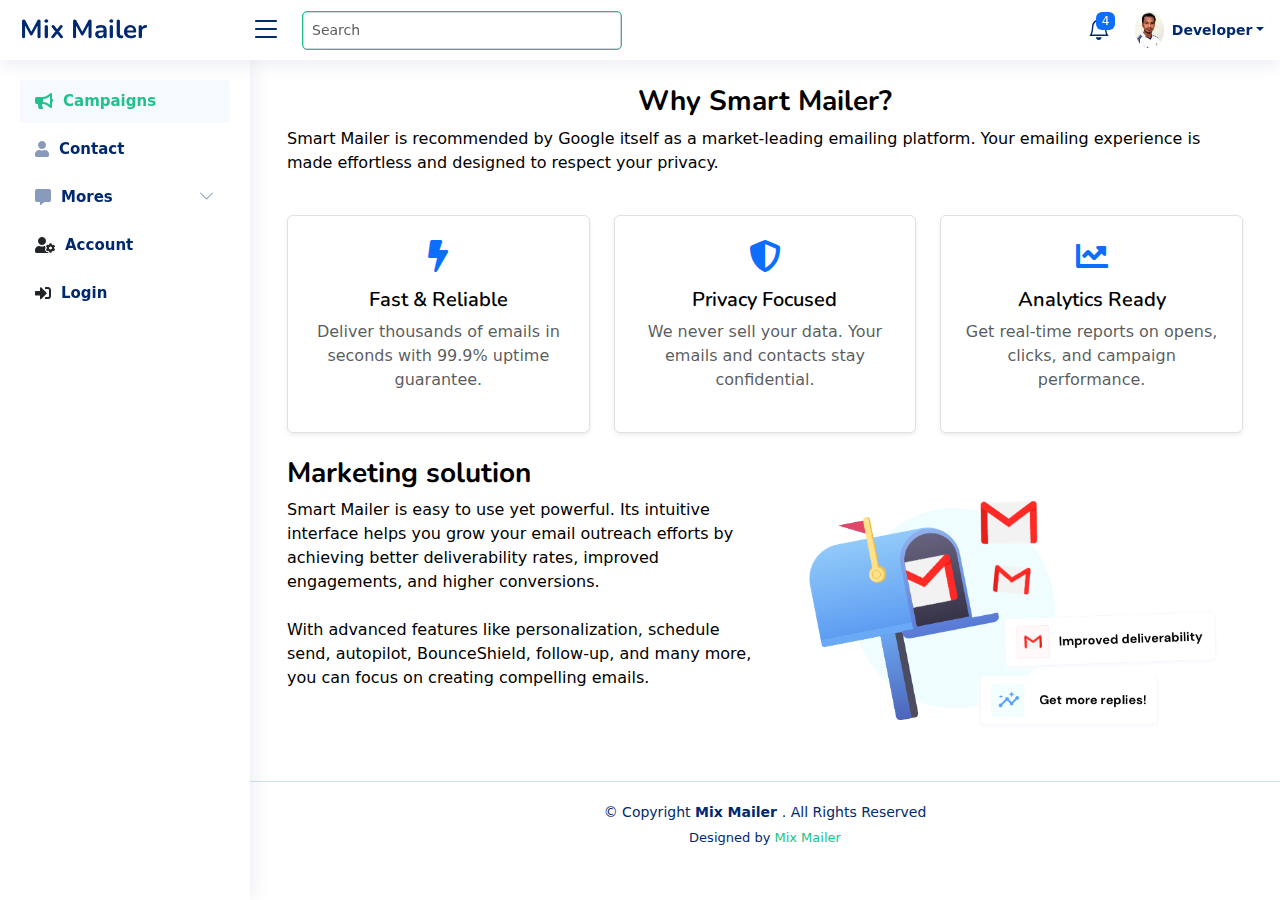
<file: index.html>
<!DOCTYPE html>
<html lang="en">
  <head>
    <meta charset="UTF-8" />
    <meta name="viewport" content="width=device-width, initial-scale=1.0" />
    <title>Mix Mailer</title>
    <link rel="shortcut icon" href="" type="image/x-icon" />
    <link rel="shortcut icon" href="img/favicon-32x32.png" type="image/x-icon"/>

    <!-- Google Fonts -->
    <link href="https://fonts.gstatic.com" rel="preconnect" />


    <link
      href="https://fonts.googleapis.com/css?family=Open+Sans:300,300i,400,400i,600,600i,700,700i|Nunito:300,300i,400,400i,600,600i,700,700i|Poppins:300,300i,400,400i,500,500i,600,600i,700,700i"
      rel="stylesheet"
    />

    <!-- Google Fonts -->
    <link href="https://fonts.gstatic.com" rel="preconnect" />

    <!-- Bootstrap@5.3.3 -->
    <link
      href="https://cdn.jsdelivr.net/npm/bootstrap@5.3.3/dist/css/bootstrap.min.css"
      rel="stylesheet"
      integrity="sha384-QWTKZyjpPEjISv5WaRU9OFeRpok6YctnYmDr5pNlyT2bRjXh0JMhjY6hW+ALEwIH"
      crossorigin="anonymous"
    />

    <link
      href="https://cdnjs.cloudflare.com/ajax/libs/font-awesome/5.12.1/css/all.min.css"
      rel="stylesheet"
    />

    <link
      href="https://cdn.jsdelivr.net/npm/bootstrap-icons@1.10.5/font/bootstrap-icons.css"
      rel="stylesheet"
    />
    <!-- Custom CSS -->
    <link rel="stylesheet" href="css/style.css" />
    <link rel="stylesheet" href="css/profile.css" />
    <link rel="stylesheet" href="css/responsive.css" />
  </head>
  <body>
    <main id="main" class="main">
      <!-- Loader div -->
      <!-- <div class="loader" id="loader"></div> -->
      <header id="header" class="header fixed-top d-flex align-items-center">
          <div class="d-flex align-items-center justify-content-between">
            <a href="index.html" class="logo d-flex align-items-center">
              <span class="d-none d-lg-block">Mix Mailer</span>
            </a>
            <i class="bi bi-list toggle-sidebar-btn"></i> 
            <div class="d-block d-lg-none">
              <a href="index.html">
                <span class="fw-bold h4">Mix Mailer</span>
              </a>
            </div>
          </div>
          <div class="search-bar mt-3">
            <form class="search-form d-flex align-items-center" method="get">
                <div class="input-group menu-search mb-3">
                    <input type="text" class="form-control" placeholder="Search">
                </div>
            </form>
          </div>
          <nav class="header-nav ms-auto">
            <ul class="d-flex align-items-center">
              <li class="nav-item dropdown">
                <a class="nav-link nav-icon" href="#" data-bs-toggle="dropdown">
                  <i class="bi bi-bell"></i>
                  <span class="badge bg-primary badge-number">4</span>
                </a>
                <ul class="dropdown-menu dropdown-menu-end dropdown-menu-arrow notifications">
                  <li class="dropdown-header">
                    You have 4 new notifications
                    <a href="#">
                      <span class="badge rounded-pill bg-primary p-2 ms-2">View all</span>
                    </a>
                  </li>
                  <li>
                    <hr class="dropdown-divider">
                  </li>
                  <li class="notification-item">
                    <i class="bi bi-exclamation-circle text-warning"></i>
                    <div>
                      <h4>Lorem Ipsum</h4>
                      <p>Quae dolorem earum veritatis oditseno</p>
                      <p>30 min. ago</p>
                    </div>
                  </li>
                  <li>
                    <hr class="dropdown-divider">
                  </li>
                  <li>
                    <hr class="dropdown-divider">
                  </li>
                  <li class="dropdown-footer">
                    <a href="#">Show all notifications</a>
                  </li>
                </ul>
              </li>
              <li class="nav-item dropdown pe-3">
                <a class="nav-link nav-profile d-flex align-items-center pe-0" href="#" data-bs-toggle="dropdown">
                  <img src="img/jibon.jpg" alt="Profile" class="rounded-circle">
                  <span class="d-none d-md-block dropdown-toggle ps-2">Developer</span>
                </a>
                <ul class="dropdown-menu dropdown-menu-end dropdown-menu-arrow profile">
                  <li class="dropdown-header">
                    <h6>Developer</h6>
                    <span>Admin Developer</span>
                  </li>
                  <li>
                    <hr class="dropdown-divider">
                  </li>
                  <li>
                    <a class="dropdown-item d-flex align-items-center" href="#">
                      <i class="bi bi-person"></i>
                      <span>My Profile</span>
                    </a>
                  </li>
                  <li>
                    <hr class="dropdown-divider">
                  </li>
                  <li>
                    <a class="dropdown-item d-flex align-items-center" href="#">
                      <i class="bi bi-gear"></i>
                      <span>Account Settings</span>
                    </a>
                  </li>
                  <li>
                    <hr class="dropdown-divider">
                  </li>
                  <li>
                    <hr class="dropdown-divider">
                  </li>
                  <li>
                    <a class="dropdown-item d-flex align-items-center" href="#">
                      <i class="bi bi-box-arrow-right"></i>
                      <span>Sign Out</span>
                    </a>
                  </li>
                </ul>
              </li>
            </ul>
          </nav>
      </header>

      <!-- ======= Sidebar ======= -->
      <aside id="sidebar" class="sidebar">
        <ul class="sidebar-nav" id="sidebar-nav">
          <li class="nav-item">
              <a class="nav-link dashboard-link" href="campaign.html">
              <i class="fa fa-bullhorn"></i>
                  <span>Campaigns</span>
              </a>
          </li>
          <!-- Contact -->
          <li class="nav-item">
              <a class="nav-link collapsed" href="#">
                  <i class="fas fa-user"></i>
                  <span>Contact</span>
              </a>
          </li>
          <!-- More -->
          <li class="nav-item">
              <a class="nav-link collapsed" data-bs-target="#setup-rule-nav" 
              data-bs-toggle="collapse" href="#">
                  <i class="fas fa-comment-alt"></i>
                  <span> Mores </span>
                  <i class="bi bi-chevron-down ms-auto"></i>
              </a>
              <ul id="setup-rule-nav" class="nav-content collapse " data-bs-parent="#sidebar-nav">
                  <li>
                      <a href="#">
                          <i class="fas fa-envelope" style="font-size: 13px;"></i>
                          <span>Email</span>
                      </a>
                  </li>
                  <li>
                      <a href="#">
                          <i class="fas fa-check-circle" style="font-size: 13px;"></i>
                          <span>Email verification</span>
                      </a>
                  </li>
              </ul>
          </li>
          <!-- Account -->
          <li class="nav-item">
              <a class="nav-link collapsed" href="#">
                  <i class="fas fa-user-cog text-dark"></i>
                  <span>Account</span>
              </a>
          </li>
          <!-- Login -->
          <li class="nav-item">
              <a class="nav-link collapsed" href="login.html">
                  <i class="fas fa-sign-in-alt text-dark"></i>
                  <span>Login</span>
              </a>
          </li>
        </ul>
        <!-- Custom Button at Bottom -->
      </aside>

      <!-- Main content -->
      <div class="main-content">
          <div class="container">
              <div class="p-4">
                  <div class="why-smart-mailer mb-4">
                      <div class="row">
                          <div class="col">
                              <h3 class="fw-bold text-center">Why Smart Mailer?</h3>
                              <p>
                                  Smart Mailer is recommended by Google itself as a market-leading emailing platform. Your emailing experience is made effortless and designed to respect your privacy.
                              </p>
                          </div>
                      </div>
                  </div>
                  <div class="row text-center">
              <div class="col-md-4 mb-4">
                  <div class="p-4 border rounded h-100 bg-white shadow-sm">
                      <i class="fas fa-bolt fa-2x text-primary mb-3"></i>
                      <h5 class="fw-semibold">Fast & Reliable</h5>
                      <p class="text-muted">Deliver thousands of emails in seconds with 99.9% uptime guarantee.</p>
                  </div>
              </div>
              <div class="col-md-4 mb-4">
                  <div class="p-4 border rounded h-100 bg-white shadow-sm">
                      <i class="fas fa-shield-alt fa-2x text-primary mb-3"></i>
                      <h5 class="fw-semibold">Privacy Focused</h5>
                      <p class="text-muted">We never sell your data. Your emails and contacts stay confidential.</p>
                  </div>
              </div>
              <div class="col-md-4 mb-4">
                  <div class="p-4 border rounded h-100 bg-white shadow-sm">
                      <i class="fas fa-chart-line fa-2x text-primary mb-3"></i>
                      <h5 class="fw-semibold">Analytics Ready</h5>
                      <p class="text-muted">Get real-time reports on opens, clicks, and campaign performance.</p>
                  </div>
              </div>
          </div>
                  <!-- Marketing solution-->
                  <div class="marketing-solution">
                      <div class="row">
                          <div class="col-md-6">
                              <h3 class="fw-bold">Marketing solution</h3>
                              <p class="mb-4">
                                  Smart Mailer is easy to use yet powerful. Its intuitive interface helps you grow your email outreach efforts by achieving better deliverability rates, improved engagements, and higher conversions.
                              </p>
                              <p>
                                  With advanced features like personalization, schedule send, autopilot, BounceShield, follow-up, and many more, you can focus on creating compelling emails. 
                              </p>
                          </div>
                          <div class="col-md-6">
                              <img src="img/improved.webp" alt="image" class="img-fluid">
                          </div>
                      </div>
                  </div>
              </div>
          </div>
      </div>

    </main>
    <!-- ======= Footer ======= -->
    <footer id="footer" class="footer">
        <div class="copyright">
          &copy; Copyright <strong><span>Mix Mailer </span></strong>. All Rights Reserved
        </div>
        <div class="credits">
          Designed by <a href="#">Mix Mailer</a>
        </div>
    </footer>
    <!-- End Footer -->

    <a href="#" class="back-to-top d-flex align-items-center justify-content-center">
        <i class="bi bi-arrow-up-short"></i>
    </a>

    <!--========================= Js Library =============================================-->
    <script
      src="https://cdn.jsdelivr.net/npm/bootstrap@5.3.3/dist/js/bootstrap.bundle.min.js"
      integrity="sha384-YvpcrYf0tY3lHB60NNkmXc5s9fDVZLESaAA55NDzOxhy9GkcIdslK1eN7N6jIeHz"
      crossorigin="anonymous"
    ></script>

    <!-- jQuery -->
    <script src="https://cdnjs.cloudflare.com/ajax/libs/jquery/3.6.0/jquery.min.js"></script>

    <!-- Custom JS -->
    <script src="js/main.js"></script>
    <script src="js/loader.js"></script>
  </body>
</html>
</file>
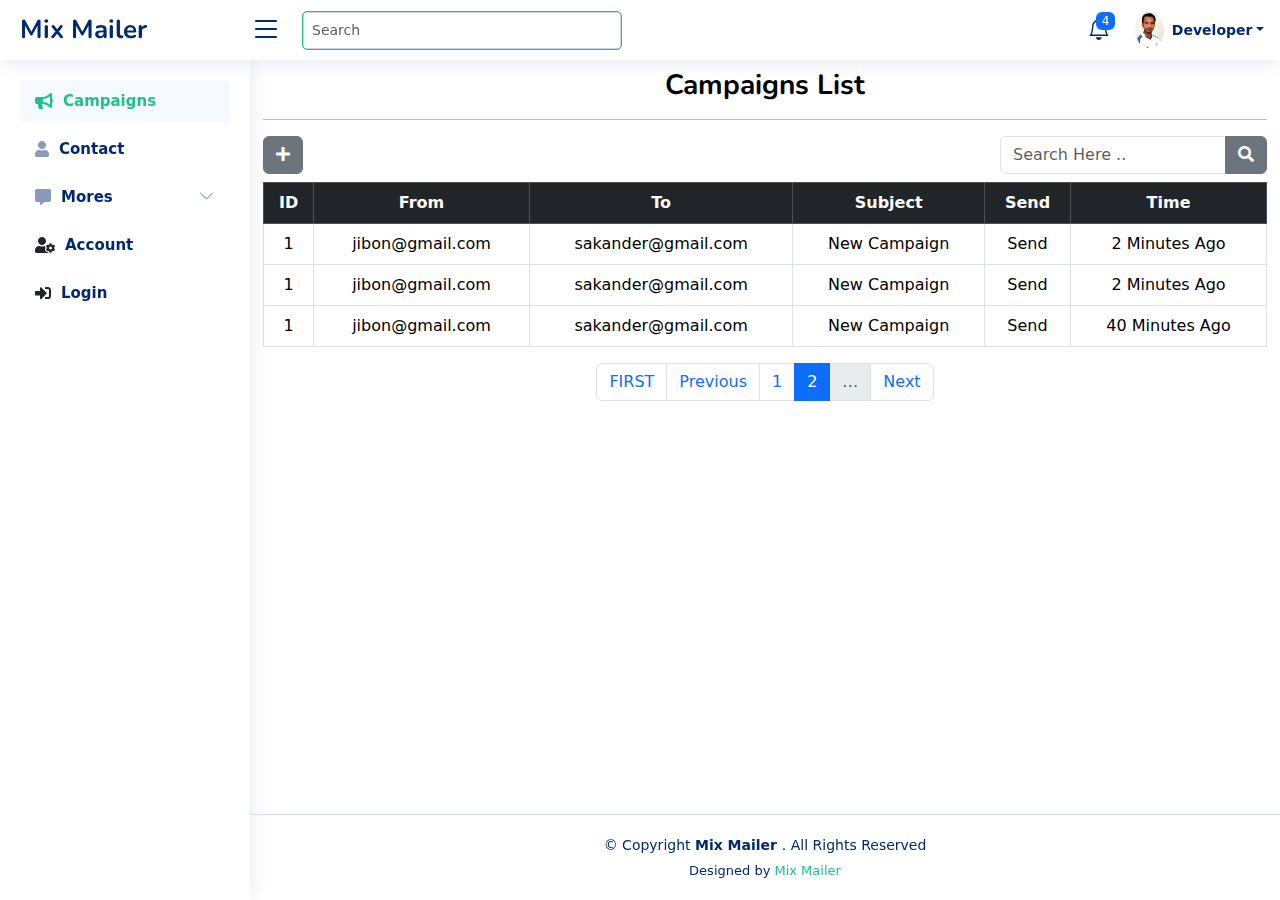
<file: campaign.html>
<!DOCTYPE html>
<html lang="en">
  <head>
    <meta charset="UTF-8" />
    <meta name="viewport" content="width=device-width, initial-scale=1.0" />
    <title>Campaign List</title>
    <link rel="shortcut icon" href="" type="image/x-icon" />
    <link rel="shortcut icon" href="img/favicon-32x32.png" type="image/x-icon"/>
    <!-- Google Fonts -->
    <link href="https://fonts.gstatic.com" rel="preconnect" />
    <link
      href="https://fonts.googleapis.com/css?family=Open+Sans:300,300i,400,400i,600,600i,700,700i|Nunito:300,300i,400,400i,600,600i,700,700i|Poppins:300,300i,400,400i,500,500i,600,600i,700,700i"
      rel="stylesheet"/>
    <!-- Google Fonts -->
    <link href="https://fonts.gstatic.com" rel="preconnect" />

    <!-- Bootstrap@5.3.3 -->
    <link
      href="https://cdn.jsdelivr.net/npm/bootstrap@5.3.3/dist/css/bootstrap.min.css"
      rel="stylesheet"
      integrity="sha384-QWTKZyjpPEjISv5WaRU9OFeRpok6YctnYmDr5pNlyT2bRjXh0JMhjY6hW+ALEwIH"
      crossorigin="anonymous"
    />

    <link
      href="https://cdnjs.cloudflare.com/ajax/libs/font-awesome/5.12.1/css/all.min.css"
      rel="stylesheet"
    />

    <link
      href="https://cdn.jsdelivr.net/npm/bootstrap-icons@1.10.5/font/bootstrap-icons.css"
      rel="stylesheet"
    />
    <!-- Custom CSS -->
    <link rel="stylesheet" href="css/style.css" />
    <link rel="stylesheet" href="css/profile.css" />
    <link rel="stylesheet" href="css/responsive.css" />
  </head>
  <body>
    <main id="main" class="main">
      <!-- Loader div -->
      <!-- <div class="loader" id="loader"></div> -->
      <header id="header" class="header fixed-top d-flex align-items-center">
          <div class="d-flex align-items-center justify-content-between">
            <a href="index.html" class="logo d-flex align-items-center">
              <span class="d-none d-lg-block">Mix Mailer</span>
            </a>
            <i class="bi bi-list toggle-sidebar-btn"></i> 
            <div class="d-block d-lg-none">
                <span class="fw-bold h4">Mix Mailer</span>
            </div>
          </div>
          <div class="search-bar mt-3">
              <form class="search-form d-flex align-items-center" method="get">
                  <div class="input-group menu-search mb-3">
                      <input type="text" class="form-control" placeholder="Search">
                  </div>
              </form>
            </div>

          <nav class="header-nav ms-auto">
            <ul class="d-flex align-items-center">
              <li class="nav-item dropdown">
                <a class="nav-link nav-icon" href="#" data-bs-toggle="dropdown">
                  <i class="bi bi-bell"></i>
                  <span class="badge bg-primary badge-number">4</span>
                </a>
                <ul class="dropdown-menu dropdown-menu-end dropdown-menu-arrow notifications">
                  <li class="dropdown-header">
                    You have 4 new notifications
                    <a href="#">
                      <span class="badge rounded-pill bg-primary p-2 ms-2">View all</span>
                    </a>
                  </li>
                  <li>
                    <hr class="dropdown-divider">
                  </li>

                  <li class="notification-item">
                    <i class="bi bi-exclamation-circle text-warning"></i>
                    <div>
                      <h4>Lorem Ipsum</h4>
                      <p>Quae dolorem earum veritatis oditseno</p>
                      <p>30 min. ago</p>
                    </div>
                  </li>
                  <li>
                    <hr class="dropdown-divider">
                  </li>

                  <li>
                    <hr class="dropdown-divider">
                  </li>
                  <li class="dropdown-footer">
                    <a href="#">Show all notifications</a>
                  </li>
                </ul>
              </li>
              <li class="nav-item dropdown pe-3">
                <a class="nav-link nav-profile d-flex align-items-center pe-0" href="#" data-bs-toggle="dropdown">
                  <img src="img/jibon.jpg" alt="Profile" class="rounded-circle">
                  <span class="d-none d-md-block dropdown-toggle ps-2">Developer</span>
                </a>
                <ul class="dropdown-menu dropdown-menu-end dropdown-menu-arrow profile">
                  <li class="dropdown-header">
                    <h6>Developer</h6>
                    <span>Admin Developer</span>
                  </li>
                  <li>
                    <hr class="dropdown-divider">
                  </li>
                  <li>
                    <a class="dropdown-item d-flex align-items-center" href="#">
                      <i class="bi bi-person"></i>
                      <span>My Profile</span>
                    </a>
                  </li>
                  <li>
                    <hr class="dropdown-divider">
                  </li>
                  <li>
                    <a class="dropdown-item d-flex align-items-center" href="#">
                      <i class="bi bi-gear"></i>
                      <span>Account Settings</span>
                    </a>
                  </li>
                  <li>
                    <hr class="dropdown-divider">
                  </li>
                  <li>
                    <hr class="dropdown-divider">
                  </li>
                  <li>
                    <a class="dropdown-item d-flex align-items-center" href="#">
                      <i class="bi bi-box-arrow-right"></i>
                      <span>Sign Out</span>
                    </a>
                  </li>
                </ul>
              </li>
            </ul>
          </nav>
          
      </header>

      <!-- ======= Sidebar ======= -->
      <aside id="sidebar" class="sidebar">
        <ul class="sidebar-nav" id="sidebar-nav">
          <li class="nav-item">
              <a class="nav-link dashboard-link" href="campaign.html" target="_blank">
              <i class="fa fa-bullhorn"></i>
                  <span>Campaigns</span>
              </a>
          </li>
          <!-- Contact -->
          <li class="nav-item">
              <a class="nav-link collapsed" href="#">
                  <i class="fas fa-user"></i>
                  <span>Contact</span>
              </a>
          </li>
          <!-- More -->
          <li class="nav-item">
              <a class="nav-link collapsed" data-bs-target="#setup-rule-nav" 
              data-bs-toggle="collapse" href="#">
                  <i class="fas fa-comment-alt"></i>
                  <span> Mores </span>
                  <i class="bi bi-chevron-down ms-auto"></i>
              </a>
              <ul id="setup-rule-nav" class="nav-content collapse " data-bs-parent="#sidebar-nav">
                  <li>
                      <a href="#">
                          <i class="fas fa-envelope" style="font-size: 13px;"></i>
                          <span>Email</span>
                      </a>
                  </li>
                  <li>
                      <a href="#">
                          <i class="fas fa-check-circle" style="font-size: 13px;"></i>
                          <span>Email verification</span>
                      </a>
                  </li>
              </ul>
          </li>
          <!-- Account -->
          <li class="nav-item">
              <a class="nav-link collapsed" href="#">
                  <i class="fas fa-user-cog text-dark"></i>
                  <span>Account</span>
              </a>
          </li>
          <!-- Login -->
          <li class="nav-item">
              <a class="nav-link collapsed" href="#">
                  <i class="fas fa-sign-in-alt text-dark"></i>
                  <span>Login</span>
              </a>
          </li>
        </ul>
        <!-- Custom Button at Bottom -->
      </aside>

      <section class="campaign-section">
        <div class="container-fluid">
          <h3 class="fw-bold text-center mt-2">Campaigns List</h3>
          <hr>
          <div class="row mb-2">
            <div class="col">
              <div class="float-start">
                  <a href="" class="btn btn-secondary">
                    <i class="fas fa-plus"></i>
                  </a>
                </div>
                <div class="float-end">
                  <!-- Search Form -->
                  <form class="d-flex">
                      <div class="input-group">
                          <input type="text" name="q" class="form-control" placeholder="Search Here ..">
                          <button type="submit" class="btn btn-secondary">
                              <i class="fa fa-search"></i>
                          </button>
                      </div>
                  </form>
                </div>
            </div>
          </div>
          <div class="row">
            <div class="col">
              <div class="table-responsive text-nowrap">
                  <table class="table table-bordered table-hover">
                      <thead class="table-dark text-white">
                          <tr class="text-center">
                              <th>ID</th>
                              <th>From</th>
                              <th>To</th>
                              <th>Subject</th>
                              <th>Send</th>
                              <th>Time</th>
                          </tr>
                      </thead>
                      <tbody>
                          <tr class="text-center">
                              <td>1</td>
                              <td>jibon@gmail.com</td>
                              <td>sakander@gmail.com</td>
                              <td>New Campaign</td>
                              <td>Send</td>
                              <td>2 Minutes Ago</td>
                          </tr>
                          <tr class="text-center">
                              <td>1</td>
                              <td>jibon@gmail.com</td>
                              <td>sakander@gmail.com</td>
                              <td>New Campaign</td>
                              <td>Send</td>
                              <td>2 Minutes Ago</td>
                          </tr>
                          <tr class="text-center">
                              <td>1</td>
                              <td>jibon@gmail.com</td>
                              <td>sakander@gmail.com</td>
                              <td>New Campaign</td>
                              <td>Send</td>
                              <td>40 Minutes Ago</td>
                          </tr>
                      </tbody>
                  </table>
              </div>
            </div>
          </div>
          <div class="row">
            <div class="col">
              <nav aria-label="Page navigation example">
                  <ul class="pagination justify-content-center">
                      <!-- First page -->
                      <li class="page-item">
                          <a class="page-link" href="?page=1" tabindex="-1">FIRST</a>
                      </li>

                      <!-- Previous page -->
                      <li class="page-item">
                          <a class="page-link" href="?page=1" tabindex="-1">Previous</a>
                      </li>

                      <!-- Visible page links -->
                      <li class="page-item"><a class="page-link" href="?page=1">1</a></li>
                      <li class="page-item active"><a class="page-link" href="?page=2">2</a></li>
                      <!-- Dots after -->
                      <li class="page-item disabled">
                          <a class="page-link">&hellip;</a>
                      </li>

                      <!-- Next page -->
                      <li class="page-item">
                          <a class="page-link" href="?page=4">Next</a>
                      </li>
                  </ul>
              </nav>
            </div>
          </div>
        </div>
      </section>

    </main>
    <!-- ======= Footer ======= -->
    <footer id="footer" class="footer fixed-bottom">
        <div class="copyright">
          &copy; Copyright <strong><span>Mix Mailer </span></strong>. All Rights Reserved
        </div>
        <div class="credits">
          Designed by <a href="#">Mix Mailer</a>
        </div>
    </footer>
    <!-- End Footer -->

    <a href="#" class="back-to-top d-flex align-items-center justify-content-center">
        <i class="bi bi-arrow-up-short"></i>
    </a>

    <!--========================= Js Library =============================================-->
    <script
      src="https://cdn.jsdelivr.net/npm/bootstrap@5.3.3/dist/js/bootstrap.bundle.min.js"
      integrity="sha384-YvpcrYf0tY3lHB60NNkmXc5s9fDVZLESaAA55NDzOxhy9GkcIdslK1eN7N6jIeHz"
      crossorigin="anonymous"
    ></script>

    <!-- jQuery -->
    <script src="https://cdnjs.cloudflare.com/ajax/libs/jquery/3.6.0/jquery.min.js"></script>

    <!-- Custom JS -->
    <script src="js/main.js"></script>
    <script src="js/loader.js"></script>
  </body>
</html>
</file>
<file: css/style.css>
/*--------------------------------------------------------------
# General
--------------------------------------------------------------*/
:root {
  scroll-behavior: smooth;
}

body {
  overflow-x: hidden;
  overflow-y: auto;
  background-color: #FFFFFF;
  color: #000000;
  /* font-size: 15px; */
  height: 100%;
  /* font-family: "Barlow"; */
}

a {
  color: #22c18b;
  text-decoration: none;
}

a:hover {
  color: #717ff5;
  text-decoration: none;
}

h1,
h2,
h3,
h4,
h5,
h6 {
  font-family: "Nunito", sans-serif;
}

/*--------------------------------------------------------------
# Main
--------------------------------------------------------------*/
#main {
  margin-top: 60px;
  padding: 1px;
  transition: all 0.3s;
  /* display: none; */
}

@media (max-width: 1199px) {
  #main {
    padding: 1px;
    /* display: none; */
  }
}


.submit-btn{
  background: linear-gradient(to right, #ee7724, #d8363a, #dd3675, #b44593);
  border: 1px solid #BF0000;
  background-color: #BF0000;
  color: #FFFFFF;
  padding: 6px;
  min-width: 100px;
  border-radius: 5px;
}

/* Center the loader in the page */
.loader {
  border: 5px solid #4154f1;
  border-top: 5px solid #22c18b;
  border-radius: 50%;
  width: 80px;
  height: 80px;
  animation: spin 2s linear infinite;
  position: fixed;
  top: 50%;
  left: 50%;
  transform: translate(-50%, -50%);
  z-index: 1000;
}

/* Loader spin animation */
@keyframes spin {
  0% { transform: rotate(0deg); }
  100% { transform: rotate(360deg); }
}


.find-btn{
  border: 1px solid #198754;
  background-color: #198754;
  color: #FFFFFF;
  padding: 6px;
  min-width: 100px;
  border-radius: 5px;
}

.reset-btn{
  border: 1px solid #BF0000;
  background-color: #BF0000;
  color: #FFFFFF;
  padding: 6px;
  min-width: 100px;
  border-radius: 5px;
}


/*--------------------------------------------------------------
# Page Title
--------------------------------------------------------------*/
.pagetitle {
  margin-bottom: 10px;
}

.pagetitle h1 {
  font-size: 24px;
  margin-bottom: 0;
  font-weight: 600;
  color: #012970;
}

/*--------------------------------------------------------------
# Back to top button
--------------------------------------------------------------*/
.back-to-top {
  position: fixed;
  visibility: hidden;
  opacity: 0;
  right: 15px;
  bottom: 15px;
  z-index: 99999;
  background: #4154f1;
  width: 40px;
  height: 40px;
  border-radius: 4px;
  transition: all 0.4s;
}

.back-to-top i {
  font-size: 24px;
  color: #fff;
  line-height: 0;
}

.back-to-top:hover {
  background: #6776f4;
  color: #fff;
}

.back-to-top.active {
  visibility: visible;
  opacity: 1;
}

/*--------------------------------------------------------------
# Override some default Bootstrap stylings
--------------------------------------------------------------*/
/* Dropdown menus */
.dropdown-menu {
  border-radius: 4px;
  padding: 10px 0;
  animation-name: dropdown-animate;
  animation-duration: 0.2s;
  animation-fill-mode: both;
  border: 0;
  box-shadow: 0 5px 30px 0 rgba(82, 63, 105, 0.2);
}

.dropdown-menu .dropdown-header,
.dropdown-menu .dropdown-footer {
  text-align: center;
  font-size: 15px;
  padding: 10px 25px;
}

.dropdown-menu .dropdown-footer a {
  color: #444444;
  text-decoration: underline;
}

.dropdown-menu .dropdown-footer a:hover {
  text-decoration: none;
}

.dropdown-menu .dropdown-divider {
  color: #a5c5fe;
  margin: 0;
}

.dropdown-menu .dropdown-item {
  font-size: 14px;
  padding: 10px 15px;
  transition: 0.3s;
}

.dropdown-menu .dropdown-item i {
  margin-right: 10px;
  font-size: 18px;
  line-height: 0;
}

.dropdown-menu .dropdown-item:hover {
  background-color: #f6f9ff;
}

@media (min-width: 768px) {
  .dropdown-menu-arrow::before {
    content: "";
    width: 13px;
    height: 13px;
    background: #fff;
    position: absolute;
    top: -7px;
    right: 20px;
    transform: rotate(45deg);
    border-top: 1px solid #eaedf1;
    border-left: 1px solid #eaedf1;
  }
}

@keyframes dropdown-animate {
  0% {
    opacity: 0;
  }

  100% {
    opacity: 1;
  }

  0% {
    opacity: 0;
  }
}

/* Light Backgrounds */
.bg-primary-light {
  background-color: #cfe2ff;
  border-color: #cfe2ff;
}

.bg-secondary-light {
  background-color: #e2e3e5;
  border-color: #e2e3e5;
}

.bg-success-light {
  background-color: #d1e7dd;
  border-color: #d1e7dd;
}

.bg-danger-light {
  background-color: #f8d7da;
  border-color: #f8d7da;
}

.bg-warning-light {
  background-color: #fff3cd;
  border-color: #fff3cd;
}

.bg-info-light {
  background-color: #cff4fc;
  border-color: #cff4fc;
}

.bg-dark-light {
  background-color: #d3d3d4;
  border-color: #d3d3d4;
}

/* Card */
.card {
  margin-bottom: 30px;
  border: none;
  border-radius: 5px;
  box-shadow: 0px 0 30px rgba(1, 41, 112, 0.1);
}

.card-header,
.card-footer {
  border-color: #ebeef4;
  background-color: #fff;
  color: #798eb3;
  padding: 15px;
}

.card-title {
  padding: 20px 0 15px 0;
  font-size: 18px;
  font-weight: 500;
  color: #012970;
  font-family: "Poppins", sans-serif;
}

.card-title span {
  color: #899bbd;
  font-size: 14px;
  font-weight: 400;
}

.card-body {
  padding: 0 20px 20px 20px;
}

.card-img-overlay {
  background-color: rgba(255, 255, 255, 0.6);
}

/* Alerts */
.alert-heading {
  font-weight: 500;
  font-family: "Poppins", sans-serif;
  font-size: 20px;
}

/* Close Button */
.btn-close {
  background-size: 25%;
}

.btn-close:focus {
  outline: 0;
  box-shadow: none;
}

/* Accordion */
.accordion-item {
  border: 1px solid #ebeef4;
}

.accordion-button:focus {
  outline: 0;
  box-shadow: none;
}

.accordion-button:not(.collapsed) {
  color: #012970;
  background-color: #f6f9ff;
}

.accordion-flush .accordion-button {
  padding: 15px 0;
  background: none;
  border: 0;
}

.accordion-flush .accordion-button:not(.collapsed) {
  box-shadow: none;
  color: #4154f1;
}

.accordion-flush .accordion-body {
  padding: 0 0 15px 0;
  color: #3e4f6f;
  font-size: 15px;
}

/* Breadcrumbs */
.breadcrumb {
  font-size: 14px;
  font-family: "Nunito", sans-serif;
  color: #899bbd;
  font-weight: 600;
}

.breadcrumb a {
  color: #899bbd;
  transition: 0.3s;
}

.breadcrumb a:hover {
  color: #51678f;
}

.breadcrumb .breadcrumb-item::before {
  color: #899bbd;
}

.breadcrumb .active {
  color: #51678f;
  font-weight: 600;
}

/* Bordered Tabs */
.nav-tabs-bordered {
  border-bottom: 2px solid #ebeef4;
}

.nav-tabs-bordered .nav-link {
  margin-bottom: -2px;
  border: none;
  color: #2c384e;
}

.nav-tabs-bordered .nav-link:hover,
.nav-tabs-bordered .nav-link:focus {
  color: #4154f1;
}

.nav-tabs-bordered .nav-link.active {
  background-color: #fff;
  color: #4154f1;
  border-bottom: 2px solid #4154f1;
}

/*--------------------------------------------------------------
# Header
--------------------------------------------------------------*/
.login-section {
  height: 100vh;
  display: flex;
  justify-content: center;
  align-items: center;
}

.login_text{
  text-align: center;
}

.logo {
  line-height: 1;
}

@media (min-width: 1200px) {
  .logo {
    min-width: 230px;
  }
}

.logo img {
  max-height: 26px;
  margin-right: 6px;
}

.logo span {
  font-size: 26px;
  font-weight: 700;
  color: #012970;
  font-family: "Nunito", sans-serif;
}

.header {
  transition: all 0.5s;
  z-index: 997;
  height: 60px;
  box-shadow: 0px 2px 20px rgba(1, 41, 112, 0.1);
  background-color: #fff;
  padding-left: 20px;
  /* Toggle Sidebar Button */
  /* Search Bar */
}

.header .toggle-sidebar-btn {
  font-size: 32px;
  padding-left: -20px;
  cursor: pointer;
  color: #012970;
}

.header .search-bar {
  min-width: 360px;
  padding: 0 20px;
}

@media (max-width: 1199px) {
  .header .search-bar {
    position: fixed;
    top: 50px;
    left: 0;
    right: 0;
    padding: 20px;
    box-shadow: 0px 0px 15px 0px rgba(1, 41, 112, 0.1);
    background: white;
    z-index: 9999;
    transition: 0.3s;
    visibility: hidden;
    opacity: 0;
  }

  .header .search-bar-show {
    top: 60px;
    visibility: visible;
    opacity: 1;
  }
}

.header .search-form {
  width: 100%;
}

.header .search-form input {
  border: 0;
  font-size: 14px;
  color: #012970;
  border: 1px solid rgba(1, 41, 112, 0.2);
  padding: 7px 38px 7px 8px;
  border-radius: 3px;
  transition: 0.3s;
  width: 100%;
}

.header .search-form input:focus,
.header .search-form input:hover {
  outline: none;
  box-shadow: 0 0 10px 0 rgba(1, 41, 112, 0.15);
  border: 1px solid rgba(1, 41, 112, 0.3);
}

.header .search-form button {
  border: 0;
  padding: 0;
  margin-left: -30px;
  background: none;
}

.header .search-form button i {
  color: #012970;
}

/*--------------------------------------------------------------
# Header Nav
--------------------------------------------------------------*/
.header-nav ul {
  list-style: none;
}

.header-nav>ul {
  margin: 0;
  padding: 0;
}

.header-nav .nav-icon {
  font-size: 22px;
  color: #012970;
  margin-right: 25px;
  position: relative;
}

.header-nav .nav-profile {
  color: #012970;
}

.header-nav .nav-profile img {
  max-height: 36px;
}

.header-nav .nav-profile span {
  font-size: 14px;
  font-weight: 600;
}

.header-nav .badge-number {
  position: absolute;
  inset: -2px -5px auto auto;
  font-weight: normal;
  font-size: 12px;
  padding: 3px 6px;
}

.header-nav .notifications {
  min-width: 240px;
  padding-bottom: 0;
  top: 8px !important;
}

.header-nav .notifications .notification-item {
  display: flex;
  align-items: center;
  padding: 10px 10px;
  transition: 0.3s;
}

.header-nav .notifications .notification-item i {
  margin: 0 20px 0 10px;
  font-size: 24px;
}

.header-nav .notifications .notification-item h4 {
  font-size: 16px;
  font-weight: 600;
  margin-bottom: 5px;
}

.header-nav .notifications .notification-item p {
  font-size: 13px;
  margin-bottom: 3px;
  color: #919191;
}

.header-nav .notifications .notification-item:hover {
  background-color: #f6f9ff;
}

.header-nav .messages {
  min-width: 240px;
  padding-bottom: 0;
  top: 8px !important;
}

.header-nav .messages .message-item {
  padding: 15px 10px;
  transition: 0.3s;
}

.header-nav .messages .message-item a {
  display: flex;
}

.header-nav .messages .message-item img {
  margin: 0 20px 0 10px;
  max-height: 40px;
}

.header-nav .messages .message-item h4 {
  font-size: 16px;
  font-weight: 600;
  margin-bottom: 5px;
  color: #444444;
}

.header-nav .messages .message-item p {
  font-size: 13px;
  margin-bottom: 3px;
  color: #919191;
}

.header-nav .messages .message-item:hover {
  background-color: #f6f9ff;
}

.header-nav .profile {
  min-width: 240px;
  padding-bottom: 0;
  top: 8px !important;
}

.header-nav .profile .dropdown-header h6 {
  font-size: 18px;
  margin-bottom: 0;
  font-weight: 600;
  color: #444444;
}

.header-nav .profile .dropdown-header span {
  font-size: 14px;
}

.header-nav .profile .dropdown-item {
  font-size: 14px;
  padding: 10px 15px;
  transition: 0.3s;
}

.header-nav .profile .dropdown-item i {
  margin-right: 10px;
  font-size: 18px;
  line-height: 0;
}

.header-nav .profile .dropdown-item:hover {
  background-color: #f6f9ff;
}

/*--------------------------------------------------------------
# Sidebar
--------------------------------------------------------------*/
.sidebar {
  position: fixed;
  top: 60px;
  left: 0;
  bottom: 0;
  width: 250px;
  z-index: 996;
  transition: all 0.3s;
  padding: 20px;
  overflow-y: auto;
  scrollbar-width: thin;
  scrollbar-color: #aab7cf transparent;
  box-shadow: 0px 0px 20px rgba(1, 41, 112, 0.1);
  background-color: #fff;
}

@media (max-width: 1199px) {
  .sidebar {
    left: -250px;
  }
}

.sidebar::-webkit-scrollbar {
  width: 5px;
  height: 8px;
  background-color: #fff;
}

.sidebar::-webkit-scrollbar-thumb {
  background-color: #aab7cf;
}

@media (min-width: 1200px) {

  #main,
  #footer {
    margin-left: 250px;
  }
}

@media (max-width: 1199px) {
  .toggle-sidebar .sidebar {
    left: 0;
  }
}

@media (min-width: 1200px) {

  .toggle-sidebar #main,
  .toggle-sidebar #footer {
    margin-left: 0;
  }

  .toggle-sidebar .sidebar {
    left: -250px;
  }
}

.sidebar-nav {
  padding: 0;
  margin: 0;
  list-style: none;
}

.sidebar-nav li {
  padding: 0;
  margin: 0;
  list-style: none;
}

.sidebar-nav .nav-item {
  margin-bottom: 5px;
}


.sidebar-nav .nav-heading {
  font-size: 11px;
  text-transform: uppercase;
  color: #899bbd;
  font-weight: 600;
  margin: 10px 0 5px 15px;
}

.sidebar-nav .nav-link {
  display: flex;
  align-items: center;
  font-size: 15px;
  font-weight: 600;
  color: #22c18b;
  transition: 0.3;
  background: #f6f9ff;
  padding: 10px 15px;
  border-radius: 4px;
}

.sidebar-nav .nav-link i {
  font-size: 16px;
  margin-right: 10px;
  color: #22c18b;
}

.sidebar-nav .nav-link.collapsed {
  color: #012970;
  background: #fff;
}

.sidebar-nav .nav-link.collapsed i {
  color: #899bbd;
}

.sidebar-nav .nav-link:hover {
  color: #22c18b;
  background: #c7d6d1;
}

.sidebar-nav .nav-link:hover i {
  color: #22c18b;
}

.sidebar-nav .nav-link .bi-chevron-down {
  margin-right: 0;
  transition: transform 0.2s ease-in-out;
}

.sidebar-nav .nav-link:not(.collapsed) .bi-chevron-down {
  transform: rotate(180deg);
}

.sidebar-nav .nav-content {
  padding: 5px 0 0 0;
  margin: 0;
  list-style: none;
}

.sidebar-nav .nav-content a {
  display: flex;
  align-items: center;
  font-size: 14px;
  font-weight: 600;
  color: #012970;
  transition: 0.3;
  padding: 10px 0 10px 40px;
  transition: 0.3s;
}

.sidebar-nav .nav-content a i {
  font-size: 6px;
  margin-right: 8px;
  line-height: 0;
  border-radius: 50%;
}

.sidebar-nav .nav-content a:hover,
.sidebar-nav .nav-content a.active {
  color: #4154f1;
}

.sidebar-nav .nav-content a.active i {
  background-color: #4154f1;
}

/*--------------------------------------------------------------
# Dashboard
--------------------------------------------------------------*/
/* Filter dropdown */
.dashboard .filter {
  position: absolute;
  right: 0px;
  top: 15px;
}

.dashboard .filter .icon {
  color: #aab7cf;
  padding-right: 20px;
  padding-bottom: 5px;
  transition: 0.3s;
  font-size: 16px;
}

.dashboard .filter .icon:hover,
.dashboard .filter .icon:focus {
  color: #4154f1;
}

.dashboard .filter .dropdown-header {
  padding: 8px 15px;
}

.dashboard .filter .dropdown-header h6 {
  text-transform: uppercase;
  font-size: 14px;
  font-weight: 600;
  letter-spacing: 1px;
  color: #aab7cf;
  margin-bottom: 0;
  padding: 0;
}

.dashboard .filter .dropdown-item {
  padding: 8px 15px;
}

/* Info Cards */
.dashboard .info-card {
  padding-bottom: 10px;
}

.dashboard .info-card h6 {
  font-size: 28px;
  color: #012970;
  font-weight: 700;
  margin: 0;
  padding: 0;
}

.dashboard .card-icon {
  font-size: 32px;
  line-height: 0;
  width: 64px;
  height: 64px;
  flex-shrink: 0;
  flex-grow: 0;
}

.dashboard .sales-card .card-icon {
  color: #4154f1;
  background: #f6f6fe;
}

.dashboard .revenue-card .card-icon {
  color: #2eca6a;
  background: #e0f8e9;
}

.dashboard .customers-card .card-icon {
  color: #ff771d;
  background: #ffecdf;
}

/* Activity */
.dashboard .activity {
  font-size: 14px;
}

.dashboard .activity .activity-item .activite-label {
  color: #888;
  position: relative;
  flex-shrink: 0;
  flex-grow: 0;
  min-width: 64px;
}

.dashboard .activity .activity-item .activite-label::before {
  content: "";
  position: absolute;
  right: -11px;
  width: 4px;
  top: 0;
  bottom: 0;
  background-color: #eceefe;
}

.dashboard .activity .activity-item .activity-badge {
  margin-top: 3px;
  z-index: 1;
  font-size: 11px;
  line-height: 0;
  border-radius: 50%;
  flex-shrink: 0;
  border: 3px solid #fff;
  flex-grow: 0;
}

.dashboard .activity .activity-item .activity-content {
  padding-left: 10px;
  padding-bottom: 20px;
}

.dashboard .activity .activity-item:first-child .activite-label::before {
  top: 5px;
}

.dashboard .activity .activity-item:last-child .activity-content {
  padding-bottom: 0;
}

/* News & Updates */
.dashboard .news .post-item+.post-item {
  margin-top: 15px;
}

.dashboard .news img {
  width: 80px;
  float: left;
  border-radius: 5px;
}

.dashboard .news h4 {
  font-size: 15px;
  margin-left: 95px;
  font-weight: bold;
  margin-bottom: 5px;
}

.dashboard .news h4 a {
  color: #012970;
  transition: 0.3s;
}

.dashboard .news h4 a:hover {
  color: #4154f1;
}

.dashboard .news p {
  font-size: 14px;
  color: #777777;
  margin-left: 95px;
}

/* Recent Sales */
.dashboard .recent-sales {
  font-size: 14px;
}

.dashboard .recent-sales .table thead {
  background: #f6f6fe;
}

.dashboard .recent-sales .table thead th {
  border: 0;
}

.dashboard .recent-sales .dataTable-top {
  padding: 0 0 10px 0;
}

.dashboard .recent-sales .dataTable-bottom {
  padding: 10px 0 0 0;
}

/* Top Selling */
.dashboard .top-selling {
  font-size: 14px;
}

.dashboard .top-selling .table thead {
  background: #f6f6fe;
}

.dashboard .top-selling .table thead th {
  border: 0;
}

.dashboard .top-selling .table tbody td {
  vertical-align: middle;
}

.dashboard .top-selling img {
  border-radius: 5px;
  max-width: 60px;
}

/*--------------------------------------------------------------
# Icons list page
--------------------------------------------------------------*/
.iconslist {
  display: grid;
  max-width: 100%;
  grid-template-columns: repeat(auto-fit, minmax(180px, 1fr));
  gap: 1.25rem;
  padding-top: 15px;
}

.iconslist .icon {
  background-color: #fff;
  border-radius: 0.25rem;
  text-align: center;
  color: #012970;
  padding: 15px 0;
}

.iconslist i {
  margin: 0.25rem;
  font-size: 2.5rem;
}

.iconslist .label {
  font-family: var(--bs-font-monospace);
  display: inline-block;
  width: 100%;
  overflow: hidden;
  padding: 0.25rem;
  font-size: 12px;
  text-overflow: ellipsis;
  white-space: nowrap;
  color: #666;
}

/*--------------------------------------------------------------
# Profie Page
--------------------------------------------------------------*/
.profile .profile-card img {
  max-width: 120px;
}

.profile .profile-card h2 {
  font-size: 24px;
  font-weight: 700;
  color: #2c384e;
  margin: 10px 0 0 0;
}

.profile .profile-card h3 {
  font-size: 18px;
}

.profile .profile-card .social-links a {
  font-size: 20px;
  display: inline-block;
  color: rgba(1, 41, 112, 0.5);
  line-height: 0;
  margin-right: 10px;
  transition: 0.3s;
}

.profile .profile-card .social-links a:hover {
  color: #012970;
}

.profile .profile-overview .row {
  margin-bottom: 20px;
  font-size: 15px;
}

.profile .profile-overview .card-title {
  color: #012970;
}

.profile .profile-overview .label {
  font-weight: 600;
  color: rgba(1, 41, 112, 0.6);
}

.profile .profile-edit label {
  font-weight: 600;
  color: rgba(1, 41, 112, 0.6);
}

.profile .profile-edit img {
  max-width: 120px;
}

/*--------------------------------------------------------------
# F.A.Q Page
--------------------------------------------------------------*/
.faq .basic h6 {
  font-size: 18px;
  font-weight: 600;
  color: #4154f1;
}

.faq .basic p {
  color: #6980aa;
}

/*--------------------------------------------------------------
# Contact
--------------------------------------------------------------*/
.contact .info-box {
  padding: 28px 30px;
}

.contact .info-box i {
  font-size: 38px;
  line-height: 0;
  color: #4154f1;
}

.contact .info-box h3 {
  font-size: 20px;
  color: #012970;
  font-weight: 700;
  margin: 20px 0 10px 0;
}

.contact .info-box p {
  padding: 0;
  line-height: 24px;
  font-size: 14px;
  margin-bottom: 0;
}

.contact .php-email-form .error-message {
  display: none;
  color: #fff;
  background: #ed3c0d;
  text-align: left;
  padding: 15px;
  margin-bottom: 24px;
  font-weight: 600;
}

.contact .php-email-form .sent-message {
  display: none;
  color: #fff;
  background: #18d26e;
  text-align: center;
  padding: 15px;
  margin-bottom: 24px;
  font-weight: 600;
}

.contact .php-email-form .loading {
  display: none;
  background: #fff;
  text-align: center;
  padding: 15px;
  margin-bottom: 24px;
}

.contact .php-email-form .loading:before {
  content: "";
  display: inline-block;
  border-radius: 50%;
  width: 24px;
  height: 24px;
  margin: 0 10px -6px 0;
  border: 3px solid #18d26e;
  border-top-color: #eee;
  animation: animate-loading 1s linear infinite;
}

.contact .php-email-form input,
.contact .php-email-form textarea {
  border-radius: 0;
  box-shadow: none;
  font-size: 14px;
  border-radius: 0;
}

.contact .php-email-form input:focus,
.contact .php-email-form textarea:focus {
  border-color: #4154f1;
}

.contact .php-email-form input {
  padding: 10px 15px;
}

.contact .php-email-form textarea {
  padding: 12px 15px;
}

.contact .php-email-form button[type=submit] {
  background: #4154f1;
  border: 0;
  padding: 10px 30px;
  color: #fff;
  transition: 0.4s;
  border-radius: 4px;
}

.contact .php-email-form button[type=submit]:hover {
  background: #5969f3;
}

@keyframes animate-loading {
  0% {
    transform: rotate(0deg);
  }

  100% {
    transform: rotate(360deg);
  }
}

/*--------------------------------------------------------------
# Error 404
--------------------------------------------------------------*/
.error-404 {
  padding: 30px;
}

.error-404 h1 {
  font-size: 180px;
  font-weight: 700;
  color: #4154f1;
  margin-bottom: 0;
  line-height: 150px;
}

.error-404 h2 {
  font-size: 24px;
  font-weight: 700;
  color: #012970;
  margin-bottom: 30px;
}

.error-404 .btn {
  background: #51678f;
  color: #fff;
  padding: 8px 30px;
}

.error-404 .btn:hover {
  background: #3e4f6f;
}

@media (min-width: 992px) {
  .error-404 img {
    max-width: 50%;
  }
}

/*--------------------------------------------------------------
# Footer
--------------------------------------------------------------*/
.footer {
  padding: 20px 0;
  font-size: 14px;
  transition: all 0.3s;
  border-top: 1px solid #cddfff;
}

.footer .copyright {
  text-align: center;
  color: #012970;
}

.footer .credits {
  padding-top: 5px;
  text-align: center;
  font-size: 13px;
  color: #012970;
}

.cache-clear{
  background-color: #fbfbfb;
  color: #188753 !important;
  /* font-size: 14px; */
  font-style: normal;
  font-weight: 500;
  padding: 10px;
  margin-left: 20px;
}

.cache-clear button{
color: #188753 !important;
}

.menu-search {
  color: #a5a9ad;
  background-color: #ffffff;
  border: 1px solid #22c18b;
  border-radius: 5px;
}

/*================================================= 
      loan-section
================================================= */

.loan-section{
  margin-top: 20px;
 
}
.loan-menu{
  background-color: #FFFFFF; 
  color: #000000; 
  padding: 10px 20px;
  border-radius: 5px;
  margin-bottom: 20px;
}

.loan-menu .nav-link{
  color: #000000;
}

.loan-menu .nav-link:focus {
  background-color: #198754;
  color: #FFFFFF !important;
  padding: 5px 10px;
  border-radius: 5px;
  text-decoration: none;
  margin-right: 5px;
}

.loan-content{
  background-color: #FFFFFF; 
  color: #000000; 
  padding: 10px 20px;
  border-radius: 5px;
}
.custom-border{
  border-bottom: 1px solid #0064bb;
  padding: 2px;
}

.loan-details{
  overflow: hidden;
}

 /*====================================================
              Employee Details 
 =====================================================*/

 .employee-create-section{
  margin-top: 20px;
 }

.step {
  display: none;
}
.active-step {
  display: block;
}
.progress-bar {
  width: 100%;
  background-color: #f3f3f3;
  border-radius: 8px;
  overflow: hidden;
  margin-top:10px;
  margin-bottom: 20px;

}
.progress {
  height: 10px;
  background-color: #4caf50;
  width: 0%;
  transition: width 0.3s;
}


/* candidateExperience */

.candidateProfile img{
  border-radius: 8px !important; 
  border: 2px solid #e1e9f1 !important;
}

.candidate-name, .candidate-phone{
  color: #000000;
  text-align: center;
}
</file>
<file: css/profile.css>
.profile-sidebar {
    background: linear-gradient(135deg, #4158D0 0%, #C850C0 100%);
}

.nav-pills .nav-link {
    color: #6c757d;
    border-radius: 10px;
    padding: 12px 20px;
    margin: 4px 0;
    transition: all 0.3s ease;
}

.nav-pills .nav-link:hover {
    background-color: #f8f9fa;
}

.nav-pills .nav-link.active {
    background-color: #fff;
    color: #4158D0;
    box-shadow: 0 4px 15px rgba(0, 0, 0, 0.1);
}

.profile-header {
    background: linear-gradient(135deg, #4158D0 0%, #C850C0 100%);
    height: 150px;
    border-radius: 15px;
}

.profile-pic {
    width: 120px;
    height: 120px;
    border: 4px solid #fff;
    margin-top: -60px;
    background-color: #fff;
}

.settings-card {
    border-radius: 15px;
    border: none;
    box-shadow: 0 4px 15px rgba(0, 0, 0, 0.05);
    transition: all 0.3s ease;
}

.settings-card:hover {
    box-shadow: 0 8px 25px rgba(0, 0, 0, 0.1);
}

.form-switch .form-check-input {
    width: 3em;
    height: 1.5em;
    margin-left: -3.5em;
}

.activity-item {
    border-left: 2px solid #e9ecef;
    padding-left: 20px;
    position: relative;
}

.activity-item::before {
    content: '';
    width: 12px;
    height: 12px;
    border-radius: 50%;
    background: #4158D0;
    position: absolute;
    left: -7px;
    top: 5px;
}
</file>
<file: css/responsive.css>
/* X-Small devices (portrait phones, less than 576px) */
@media (max-width: 575.98px) { 
    .cache-clear {
        display: none;
    }
}

/* Small devices (landscape phones, less than 768px) */
@media (max-width: 767.98px) { 
    .cache-clear {
        display: none;
    }
}

/* Medium devices (tablets, less than 992px) */
@media (max-width: 991.98px) { 
    .cache-clear {
        display: none;
    }
}

/* Large devices (desktops, less than 1200px) */
@media (max-width: 1199.98px) { 
    .cache-clear {
        display: none;
    }
}

/* X-Large devices (large desktops, 1200px and up) */
@media (min-width: 1200px) { 
    .cache-clear {
        display: block;
    }
}

/* XX-Large devices (larger desktops, 1400px and up) */
@media (min-width: 1400px) { 
    .cache-clear {
        display: block;
    }
}
</file>
